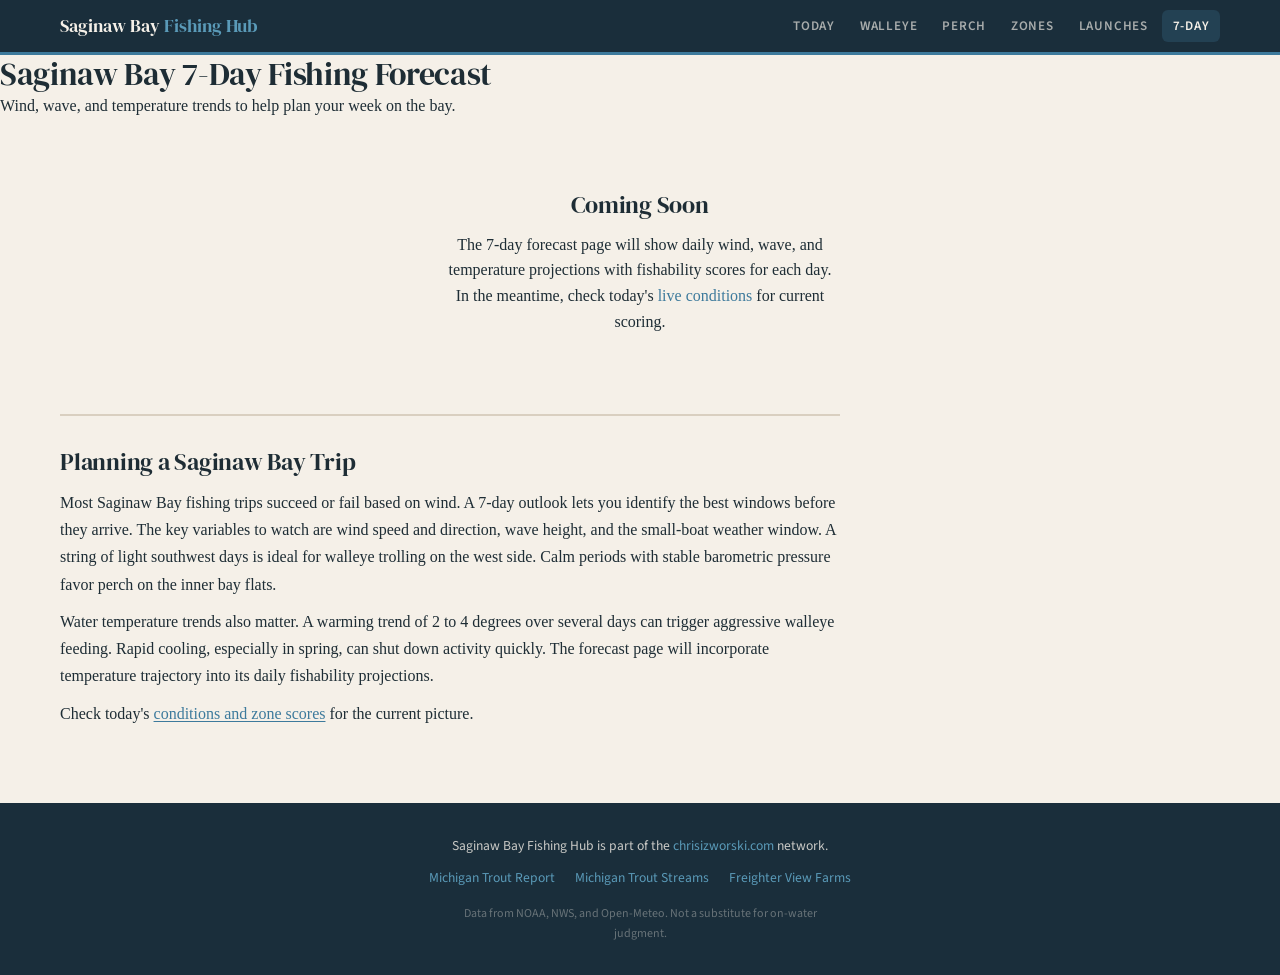
<file: forecast.html>
<!doctype html>
<html lang="en">
<head>
  <meta charset="UTF-8">
  <meta name="viewport" content="width=device-width, initial-scale=1">
  <title>Saginaw Bay 7-Day Fishing Forecast</title>
  <meta name="description" content="7-day fishing forecast for Saginaw Bay. Wind, wave, and temperature trends to plan your week on the water.">
  <link rel="canonical" href="https://saginawbay.chrisizworski.com/forecast">
  <meta name="author" content="Chris Izworski">
  <link rel="preconnect" href="https://fonts.googleapis.com">
  <link rel="preconnect" href="https://fonts.gstatic.com" crossorigin>
  <link href="https://fonts.googleapis.com/css2?family=DM+Serif+Display&family=Source+Sans+3:wght@400;500;600;700&display=swap" rel="stylesheet">
  <link rel="stylesheet" href="/styles.css">
</head>
<body>
  <nav class="site-nav">
    <div class="nav-inner">
      <a href="/" class="nav-brand">Saginaw Bay <span class="brand-accent">Fishing Hub</span></a>
      <div class="nav-links">
        <a href="/" class="nav-link">Today</a>
        <a href="/walleye" class="nav-link">Walleye</a>
        <a href="/perch" class="nav-link">Perch</a>
        <a href="/zones" class="nav-link">Zones</a>
        <a href="/launches" class="nav-link">Launches</a>
        <a href="/forecast" class="nav-link active">7-Day</a>
      </div>
    </div>
  </nav>

  <header class="page-header">
    <div class="header-inner">
      <div class="header-text">
        <h1>Saginaw Bay 7-Day Fishing Forecast</h1>
        <p class="header-sub">Wind, wave, and temperature trends to help plan your week on the bay.</p>
      </div>
    </div>
  </header>

  <main>
    <div class="content-wrap">
      <section class="section-block">
        <div class="summary-card" style="text-align:center;padding:3rem 1.5rem;">
          <h2>Coming Soon</h2>
          <p style="margin-top:0.75rem;max-width:50ch;margin-left:auto;margin-right:auto;">The 7-day forecast page will show daily wind, wave, and temperature projections with fishability scores for each day. In the meantime, check today's <a href="/">live conditions</a> for current scoring.</p>
        </div>
      </section>

      <section class="section-block seo-prose">
        <h2>Planning a Saginaw Bay Trip</h2>
        <p>Most Saginaw Bay fishing trips succeed or fail based on wind. A 7-day outlook lets you identify the best windows before they arrive. The key variables to watch are wind speed and direction, wave height, and the small-boat weather window. A string of light southwest days is ideal for walleye trolling on the west side. Calm periods with stable barometric pressure favor perch on the inner bay flats.</p>
        <p>Water temperature trends also matter. A warming trend of 2 to 4 degrees over several days can trigger aggressive walleye feeding. Rapid cooling, especially in spring, can shut down activity quickly. The forecast page will incorporate temperature trajectory into its daily fishability projections.</p>
        <p>Check today's <a href="/">conditions and zone scores</a> for the current picture.</p>
      </section>
    </div>
  </main>

  <footer class="site-footer">
    <div class="footer-inner">
      <p class="footer-brand">Saginaw Bay Fishing Hub is part of the <a href="https://chrisizworski.com">chrisizworski.com</a> network.</p>
      <div class="footer-links">
        <a href="https://trout.chrisizworski.com">Michigan Trout Report</a>
        <a href="https://chrisizworski.com/michigan-trout-streams/">Michigan Trout Streams</a>
        <a href="https://freighterviewfarms.com">Freighter View Farms</a>
      </div>
      <p class="footer-disclaimer">Data from NOAA, NWS, and Open-Meteo. Not a substitute for on-water judgment.</p>
    </div>
  </footer>
</body>
</html>
</file>
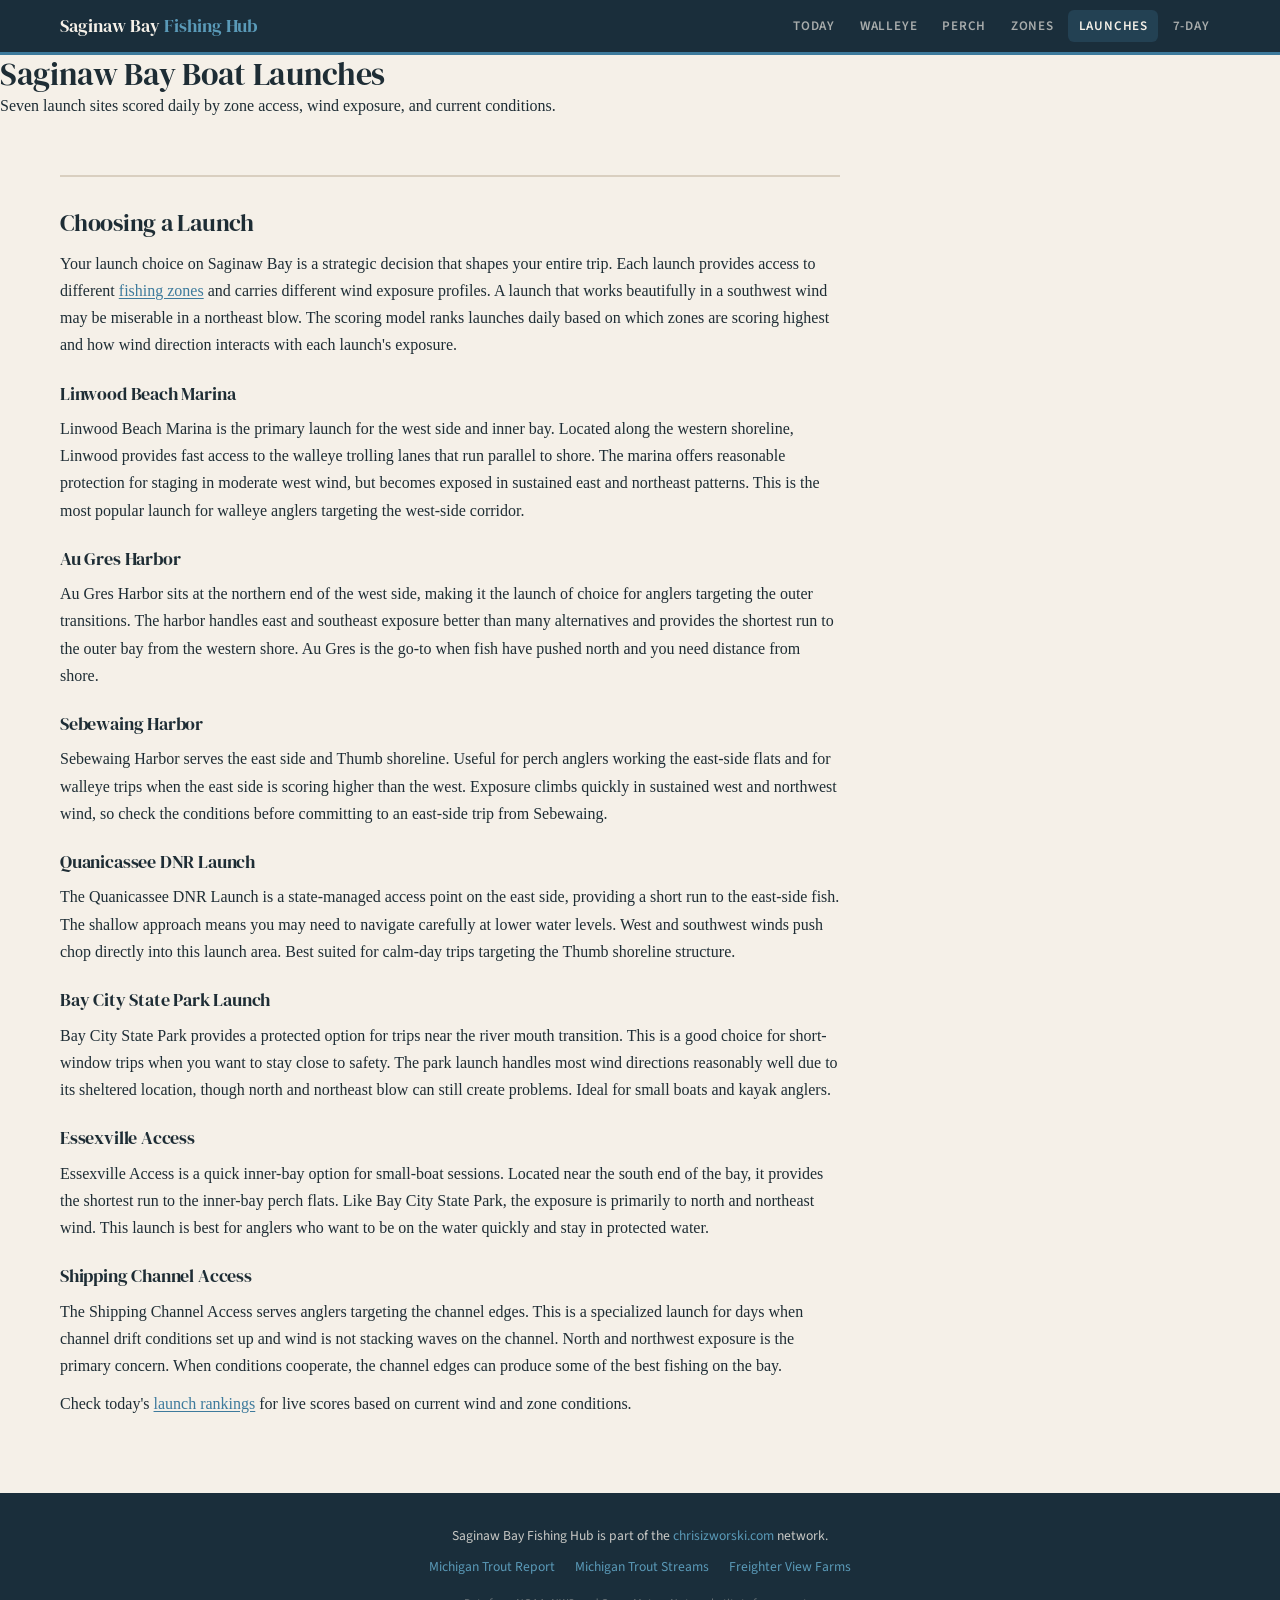
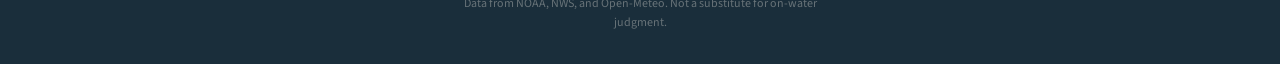
<file: launches.html>
<!doctype html>
<html lang="en">
<head>
  <meta charset="UTF-8">
  <meta name="viewport" content="width=device-width, initial-scale=1">
  <title>Saginaw Bay Boat Launches: Where to Put In Today</title>
  <meta name="description" content="Complete guide to Saginaw Bay boat launches. Linwood, Au Gres, Sebewaing, Quanicassee, Bay City State Park, and Essexville ranked by today's conditions.">
  <link rel="canonical" href="https://saginawbay.chrisizworski.com/launches">
  <meta name="author" content="Chris Izworski">
  <link rel="preconnect" href="https://fonts.googleapis.com">
  <link rel="preconnect" href="https://fonts.gstatic.com" crossorigin>
  <link href="https://fonts.googleapis.com/css2?family=DM+Serif+Display&family=Source+Sans+3:wght@400;500;600;700&display=swap" rel="stylesheet">
  <link rel="stylesheet" href="/styles.css">
</head>
<body>
  <nav class="site-nav">
    <div class="nav-inner">
      <a href="/" class="nav-brand">Saginaw Bay <span class="brand-accent">Fishing Hub</span></a>
      <div class="nav-links">
        <a href="/" class="nav-link">Today</a>
        <a href="/walleye" class="nav-link">Walleye</a>
        <a href="/perch" class="nav-link">Perch</a>
        <a href="/zones" class="nav-link">Zones</a>
        <a href="/launches" class="nav-link active">Launches</a>
        <a href="/forecast" class="nav-link">7-Day</a>
      </div>
    </div>
  </nav>

  <header class="page-header">
    <div class="header-inner">
      <div class="header-text">
        <h1>Saginaw Bay Boat Launches</h1>
        <p class="header-sub">Seven launch sites scored daily by zone access, wind exposure, and current conditions.</p>
      </div>
    </div>
  </header>

  <main>
    <div class="content-wrap">
      <section class="section-block seo-prose">
        <h2>Choosing a Launch</h2>
        <p>Your launch choice on Saginaw Bay is a strategic decision that shapes your entire trip. Each launch provides access to different <a href="/zones">fishing zones</a> and carries different wind exposure profiles. A launch that works beautifully in a southwest wind may be miserable in a northeast blow. The scoring model ranks launches daily based on which zones are scoring highest and how wind direction interacts with each launch's exposure.</p>

        <h3>Linwood Beach Marina</h3>
        <p>Linwood Beach Marina is the primary launch for the west side and inner bay. Located along the western shoreline, Linwood provides fast access to the walleye trolling lanes that run parallel to shore. The marina offers reasonable protection for staging in moderate west wind, but becomes exposed in sustained east and northeast patterns. This is the most popular launch for walleye anglers targeting the west-side corridor.</p>

        <h3>Au Gres Harbor</h3>
        <p>Au Gres Harbor sits at the northern end of the west side, making it the launch of choice for anglers targeting the outer transitions. The harbor handles east and southeast exposure better than many alternatives and provides the shortest run to the outer bay from the western shore. Au Gres is the go-to when fish have pushed north and you need distance from shore.</p>

        <h3>Sebewaing Harbor</h3>
        <p>Sebewaing Harbor serves the east side and Thumb shoreline. Useful for perch anglers working the east-side flats and for walleye trips when the east side is scoring higher than the west. Exposure climbs quickly in sustained west and northwest wind, so check the conditions before committing to an east-side trip from Sebewaing.</p>

        <h3>Quanicassee DNR Launch</h3>
        <p>The Quanicassee DNR Launch is a state-managed access point on the east side, providing a short run to the east-side fish. The shallow approach means you may need to navigate carefully at lower water levels. West and southwest winds push chop directly into this launch area. Best suited for calm-day trips targeting the Thumb shoreline structure.</p>

        <h3>Bay City State Park Launch</h3>
        <p>Bay City State Park provides a protected option for trips near the river mouth transition. This is a good choice for short-window trips when you want to stay close to safety. The park launch handles most wind directions reasonably well due to its sheltered location, though north and northeast blow can still create problems. Ideal for small boats and kayak anglers.</p>

        <h3>Essexville Access</h3>
        <p>Essexville Access is a quick inner-bay option for small-boat sessions. Located near the south end of the bay, it provides the shortest run to the inner-bay perch flats. Like Bay City State Park, the exposure is primarily to north and northeast wind. This launch is best for anglers who want to be on the water quickly and stay in protected water.</p>

        <h3>Shipping Channel Access</h3>
        <p>The Shipping Channel Access serves anglers targeting the channel edges. This is a specialized launch for days when channel drift conditions set up and wind is not stacking waves on the channel. North and northwest exposure is the primary concern. When conditions cooperate, the channel edges can produce some of the best fishing on the bay.</p>

        <p>Check today's <a href="/">launch rankings</a> for live scores based on current wind and zone conditions.</p>
      </section>
    </div>
  </main>

  <footer class="site-footer">
    <div class="footer-inner">
      <p class="footer-brand">Saginaw Bay Fishing Hub is part of the <a href="https://chrisizworski.com">chrisizworski.com</a> network.</p>
      <div class="footer-links">
        <a href="https://trout.chrisizworski.com">Michigan Trout Report</a>
        <a href="https://chrisizworski.com/michigan-trout-streams/">Michigan Trout Streams</a>
        <a href="https://freighterviewfarms.com">Freighter View Farms</a>
      </div>
      <p class="footer-disclaimer">Data from NOAA, NWS, and Open-Meteo. Not a substitute for on-water judgment.</p>
    </div>
  </footer>
</body>
</html>
</file>
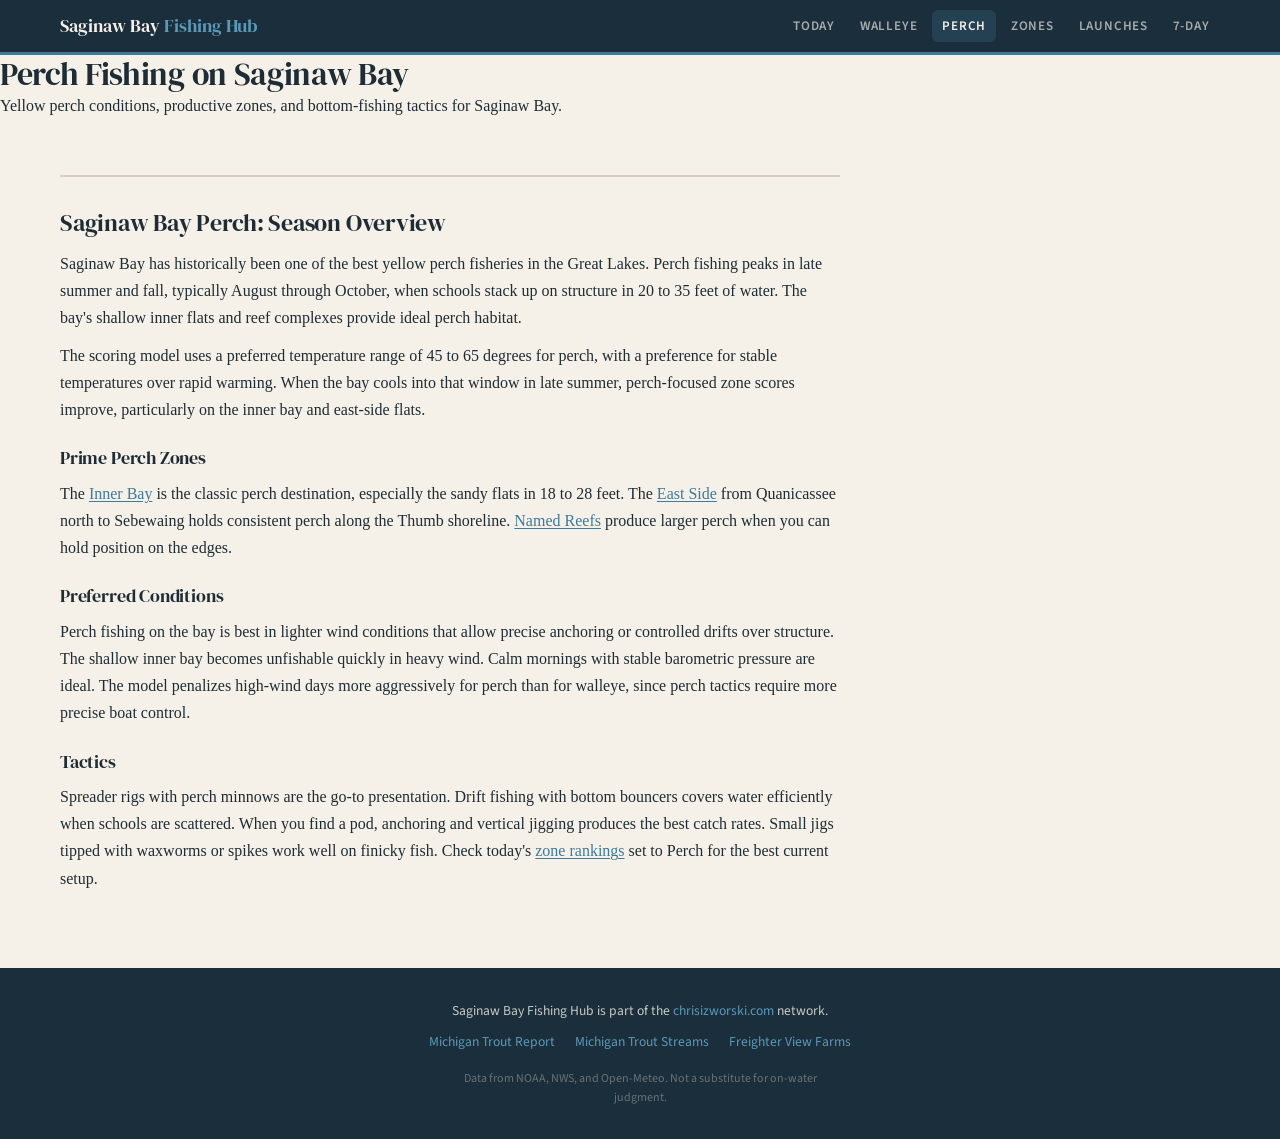
<file: perch.html>
<!doctype html>
<html lang="en">
<head>
  <meta charset="UTF-8">
  <meta name="viewport" content="width=device-width, initial-scale=1">
  <title>Perch Fishing on Saginaw Bay: Conditions, Zones &amp; Tactics</title>
  <meta name="description" content="Yellow perch fishing conditions on Saginaw Bay today. Zone scoring, water temperatures, and tactical guidance for Michigan perch anglers.">
  <link rel="canonical" href="https://saginawbay.chrisizworski.com/perch">
  <meta name="author" content="Chris Izworski">
  <link rel="preconnect" href="https://fonts.googleapis.com">
  <link rel="preconnect" href="https://fonts.gstatic.com" crossorigin>
  <link href="https://fonts.googleapis.com/css2?family=DM+Serif+Display&family=Source+Sans+3:wght@400;500;600;700&display=swap" rel="stylesheet">
  <link rel="stylesheet" href="/styles.css">
</head>
<body>
  <nav class="site-nav">
    <div class="nav-inner">
      <a href="/" class="nav-brand">Saginaw Bay <span class="brand-accent">Fishing Hub</span></a>
      <div class="nav-links">
        <a href="/" class="nav-link">Today</a>
        <a href="/walleye" class="nav-link">Walleye</a>
        <a href="/perch" class="nav-link active">Perch</a>
        <a href="/zones" class="nav-link">Zones</a>
        <a href="/launches" class="nav-link">Launches</a>
        <a href="/forecast" class="nav-link">7-Day</a>
      </div>
    </div>
  </nav>

  <header class="page-header">
    <div class="header-inner">
      <div class="header-text">
        <h1>Perch Fishing on Saginaw Bay</h1>
        <p class="header-sub">Yellow perch conditions, productive zones, and bottom-fishing tactics for Saginaw Bay.</p>
      </div>
    </div>
  </header>

  <main>
    <div class="content-wrap">
      <section class="section-block seo-prose">
        <h2>Saginaw Bay Perch: Season Overview</h2>
        <p>Saginaw Bay has historically been one of the best yellow perch fisheries in the Great Lakes. Perch fishing peaks in late summer and fall, typically August through October, when schools stack up on structure in 20 to 35 feet of water. The bay's shallow inner flats and reef complexes provide ideal perch habitat.</p>
        <p>The scoring model uses a preferred temperature range of 45 to 65 degrees for perch, with a preference for stable temperatures over rapid warming. When the bay cools into that window in late summer, perch-focused zone scores improve, particularly on the inner bay and east-side flats.</p>
        <h3>Prime Perch Zones</h3>
        <p>The <a href="/zones">Inner Bay</a> is the classic perch destination, especially the sandy flats in 18 to 28 feet. The <a href="/zones">East Side</a> from Quanicassee north to Sebewaing holds consistent perch along the Thumb shoreline. <a href="/zones">Named Reefs</a> produce larger perch when you can hold position on the edges.</p>
        <h3>Preferred Conditions</h3>
        <p>Perch fishing on the bay is best in lighter wind conditions that allow precise anchoring or controlled drifts over structure. The shallow inner bay becomes unfishable quickly in heavy wind. Calm mornings with stable barometric pressure are ideal. The model penalizes high-wind days more aggressively for perch than for walleye, since perch tactics require more precise boat control.</p>
        <h3>Tactics</h3>
        <p>Spreader rigs with perch minnows are the go-to presentation. Drift fishing with bottom bouncers covers water efficiently when schools are scattered. When you find a pod, anchoring and vertical jigging produces the best catch rates. Small jigs tipped with waxworms or spikes work well on finicky fish. Check today's <a href="/">zone rankings</a> set to Perch for the best current setup.</p>
      </section>
    </div>
  </main>

  <footer class="site-footer">
    <div class="footer-inner">
      <p class="footer-brand">Saginaw Bay Fishing Hub is part of the <a href="https://chrisizworski.com">chrisizworski.com</a> network.</p>
      <div class="footer-links">
        <a href="https://trout.chrisizworski.com">Michigan Trout Report</a>
        <a href="https://chrisizworski.com/michigan-trout-streams/">Michigan Trout Streams</a>
        <a href="https://freighterviewfarms.com">Freighter View Farms</a>
      </div>
      <p class="footer-disclaimer">Data from NOAA, NWS, and Open-Meteo. Not a substitute for on-water judgment.</p>
    </div>
  </footer>
</body>
</html>
</file>
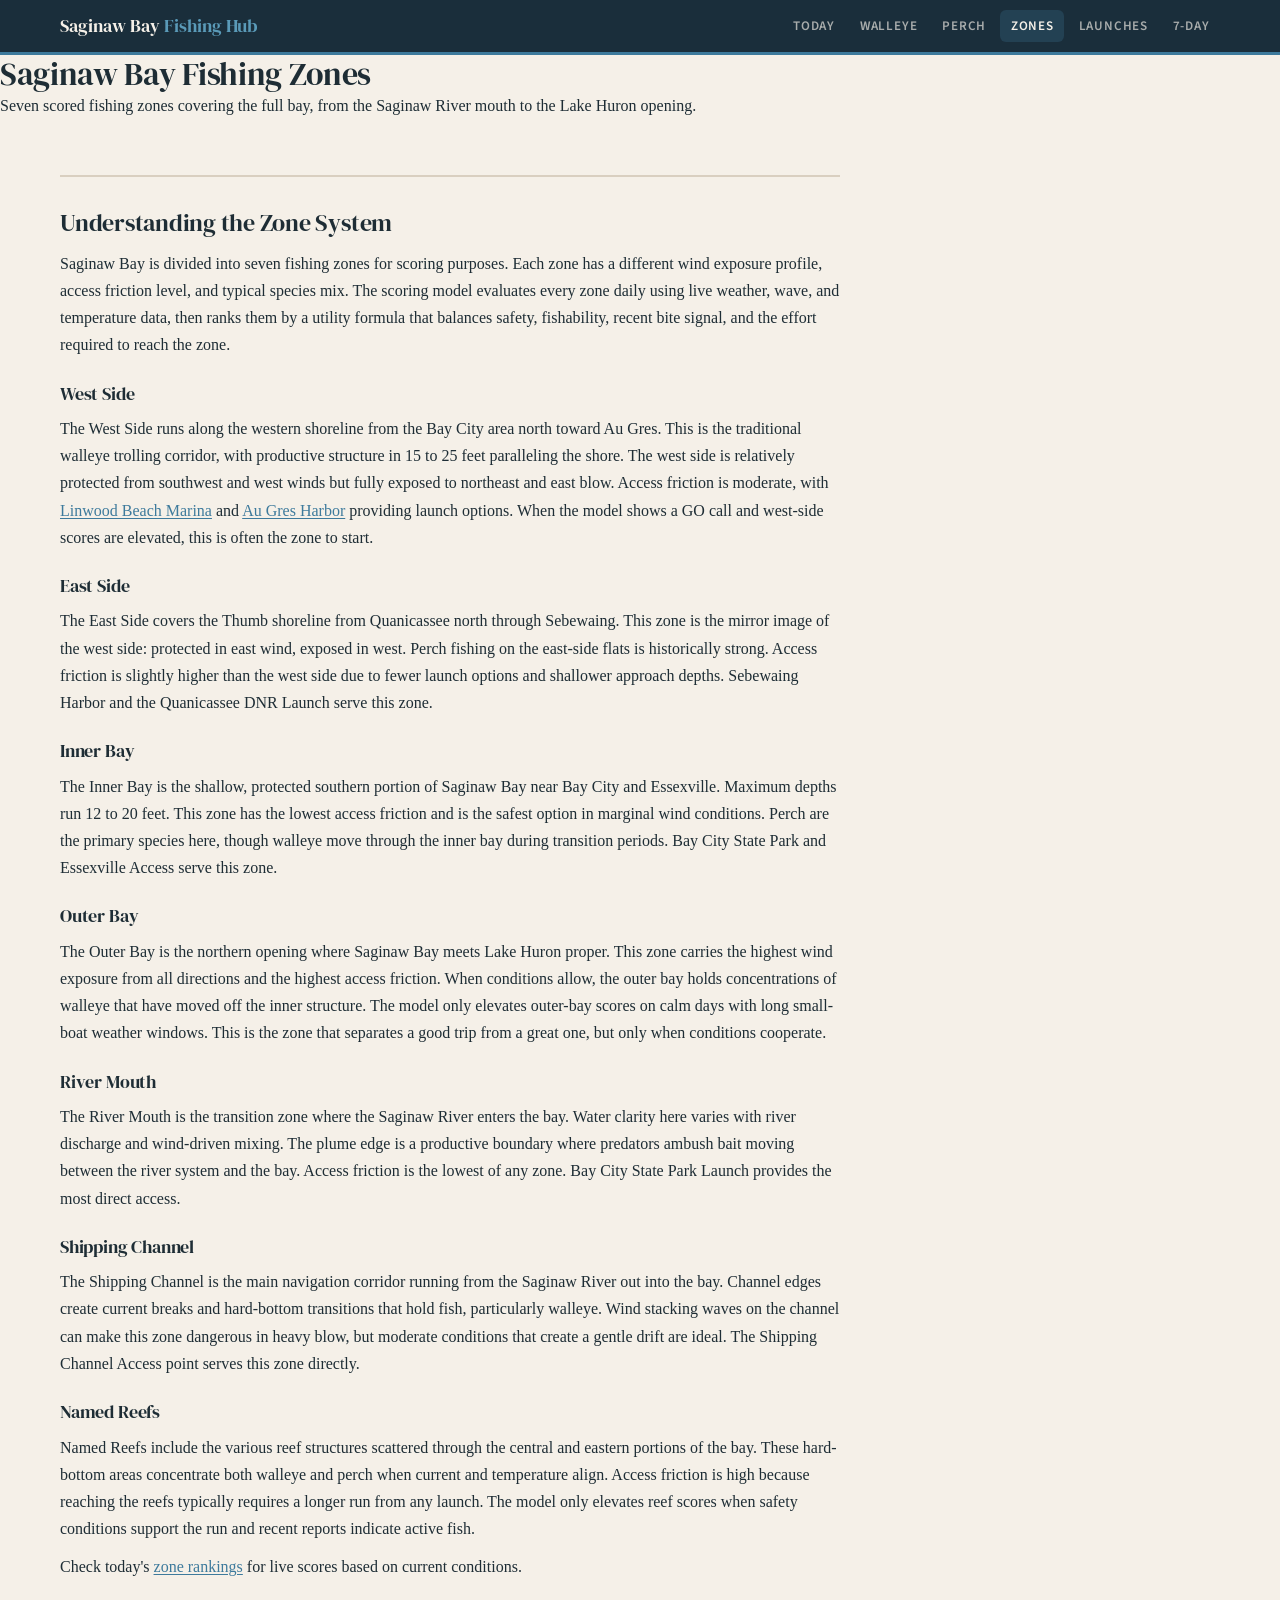
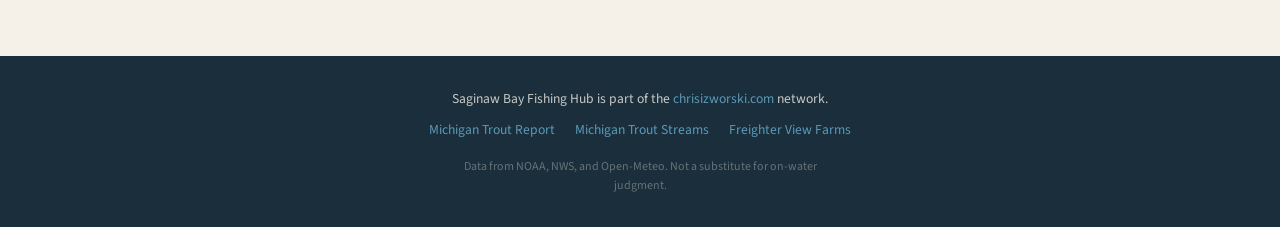
<file: zones.html>
<!doctype html>
<html lang="en">
<head>
  <meta charset="UTF-8">
  <meta name="viewport" content="width=device-width, initial-scale=1">
  <title>Saginaw Bay Fishing Zones: Where to Fish Today</title>
  <meta name="description" content="Complete guide to Saginaw Bay fishing zones. West Side, East Side, Inner Bay, Outer Bay, River Mouth, Shipping Channel, and Named Reefs explained.">
  <link rel="canonical" href="https://saginawbay.chrisizworski.com/zones">
  <meta name="author" content="Chris Izworski">
  <link rel="preconnect" href="https://fonts.googleapis.com">
  <link rel="preconnect" href="https://fonts.gstatic.com" crossorigin>
  <link href="https://fonts.googleapis.com/css2?family=DM+Serif+Display&family=Source+Sans+3:wght@400;500;600;700&display=swap" rel="stylesheet">
  <link rel="stylesheet" href="/styles.css">
</head>
<body>
  <nav class="site-nav">
    <div class="nav-inner">
      <a href="/" class="nav-brand">Saginaw Bay <span class="brand-accent">Fishing Hub</span></a>
      <div class="nav-links">
        <a href="/" class="nav-link">Today</a>
        <a href="/walleye" class="nav-link">Walleye</a>
        <a href="/perch" class="nav-link">Perch</a>
        <a href="/zones" class="nav-link active">Zones</a>
        <a href="/launches" class="nav-link">Launches</a>
        <a href="/forecast" class="nav-link">7-Day</a>
      </div>
    </div>
  </nav>

  <header class="page-header">
    <div class="header-inner">
      <div class="header-text">
        <h1>Saginaw Bay Fishing Zones</h1>
        <p class="header-sub">Seven scored fishing zones covering the full bay, from the Saginaw River mouth to the Lake Huron opening.</p>
      </div>
    </div>
  </header>

  <main>
    <div class="content-wrap">
      <section class="section-block seo-prose">
        <h2>Understanding the Zone System</h2>
        <p>Saginaw Bay is divided into seven fishing zones for scoring purposes. Each zone has a different wind exposure profile, access friction level, and typical species mix. The scoring model evaluates every zone daily using live weather, wave, and temperature data, then ranks them by a utility formula that balances safety, fishability, recent bite signal, and the effort required to reach the zone.</p>

        <h3>West Side</h3>
        <p>The West Side runs along the western shoreline from the Bay City area north toward Au Gres. This is the traditional walleye trolling corridor, with productive structure in 15 to 25 feet paralleling the shore. The west side is relatively protected from southwest and west winds but fully exposed to northeast and east blow. Access friction is moderate, with <a href="/launches">Linwood Beach Marina</a> and <a href="/launches">Au Gres Harbor</a> providing launch options. When the model shows a GO call and west-side scores are elevated, this is often the zone to start.</p>

        <h3>East Side</h3>
        <p>The East Side covers the Thumb shoreline from Quanicassee north through Sebewaing. This zone is the mirror image of the west side: protected in east wind, exposed in west. Perch fishing on the east-side flats is historically strong. Access friction is slightly higher than the west side due to fewer launch options and shallower approach depths. Sebewaing Harbor and the Quanicassee DNR Launch serve this zone.</p>

        <h3>Inner Bay</h3>
        <p>The Inner Bay is the shallow, protected southern portion of Saginaw Bay near Bay City and Essexville. Maximum depths run 12 to 20 feet. This zone has the lowest access friction and is the safest option in marginal wind conditions. Perch are the primary species here, though walleye move through the inner bay during transition periods. Bay City State Park and Essexville Access serve this zone.</p>

        <h3>Outer Bay</h3>
        <p>The Outer Bay is the northern opening where Saginaw Bay meets Lake Huron proper. This zone carries the highest wind exposure from all directions and the highest access friction. When conditions allow, the outer bay holds concentrations of walleye that have moved off the inner structure. The model only elevates outer-bay scores on calm days with long small-boat weather windows. This is the zone that separates a good trip from a great one, but only when conditions cooperate.</p>

        <h3>River Mouth</h3>
        <p>The River Mouth is the transition zone where the Saginaw River enters the bay. Water clarity here varies with river discharge and wind-driven mixing. The plume edge is a productive boundary where predators ambush bait moving between the river system and the bay. Access friction is the lowest of any zone. Bay City State Park Launch provides the most direct access.</p>

        <h3>Shipping Channel</h3>
        <p>The Shipping Channel is the main navigation corridor running from the Saginaw River out into the bay. Channel edges create current breaks and hard-bottom transitions that hold fish, particularly walleye. Wind stacking waves on the channel can make this zone dangerous in heavy blow, but moderate conditions that create a gentle drift are ideal. The Shipping Channel Access point serves this zone directly.</p>

        <h3>Named Reefs</h3>
        <p>Named Reefs include the various reef structures scattered through the central and eastern portions of the bay. These hard-bottom areas concentrate both walleye and perch when current and temperature align. Access friction is high because reaching the reefs typically requires a longer run from any launch. The model only elevates reef scores when safety conditions support the run and recent reports indicate active fish.</p>

        <p>Check today's <a href="/">zone rankings</a> for live scores based on current conditions.</p>
      </section>
    </div>
  </main>

  <footer class="site-footer">
    <div class="footer-inner">
      <p class="footer-brand">Saginaw Bay Fishing Hub is part of the <a href="https://chrisizworski.com">chrisizworski.com</a> network.</p>
      <div class="footer-links">
        <a href="https://trout.chrisizworski.com">Michigan Trout Report</a>
        <a href="https://chrisizworski.com/michigan-trout-streams/">Michigan Trout Streams</a>
        <a href="https://freighterviewfarms.com">Freighter View Farms</a>
      </div>
      <p class="footer-disclaimer">Data from NOAA, NWS, and Open-Meteo. Not a substitute for on-water judgment.</p>
    </div>
  </footer>
</body>
</html>
</file>
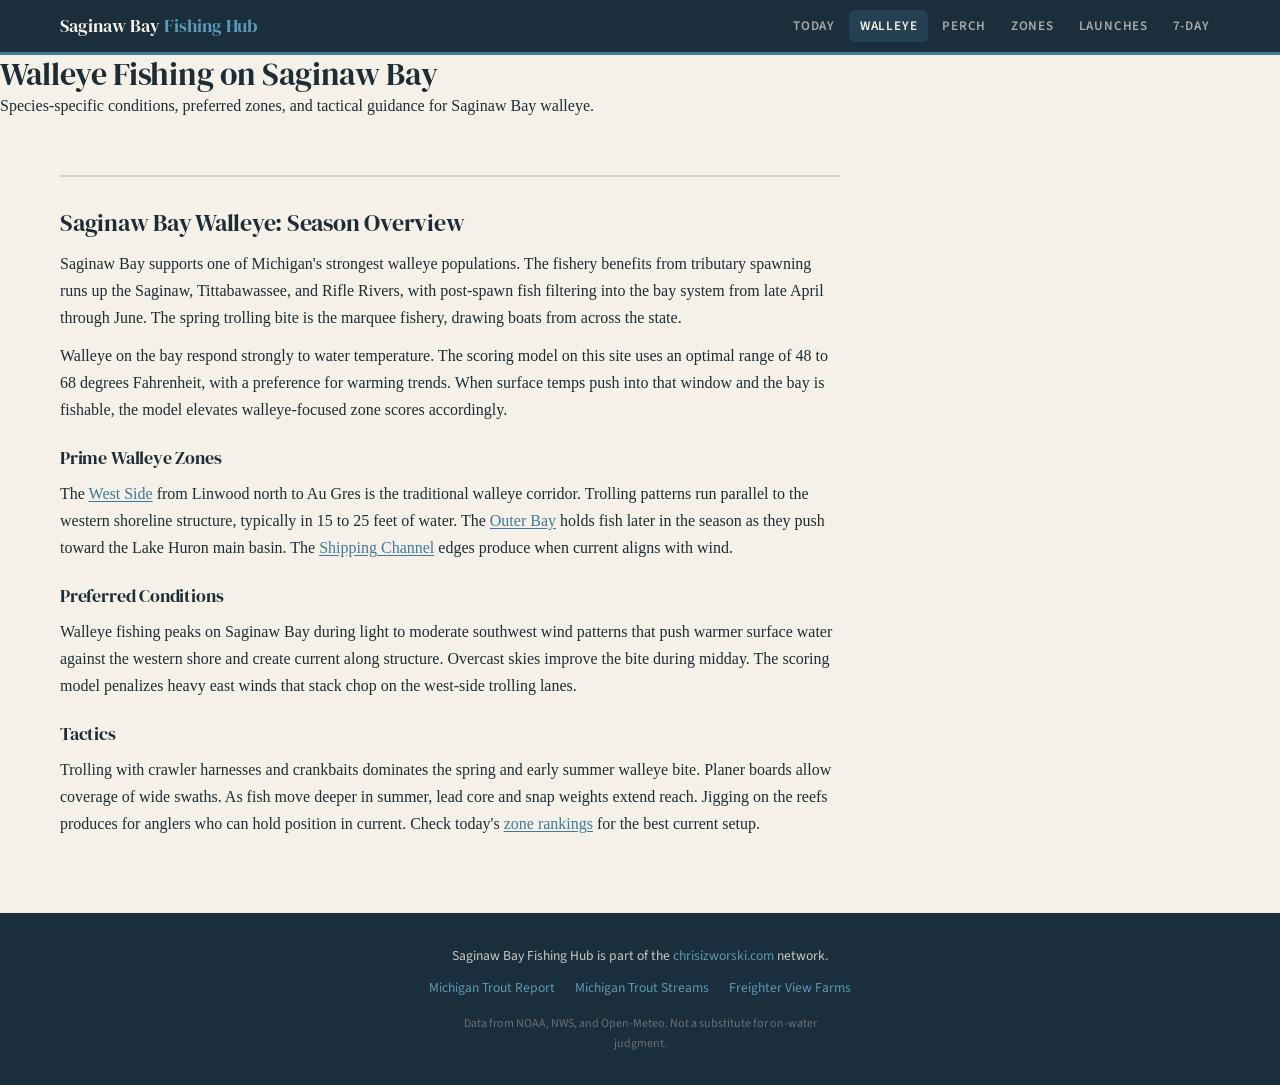
<file: pages/walleye.html>
<!doctype html>
<html lang="en">
<head>
  <meta charset="UTF-8">
  <meta name="viewport" content="width=device-width, initial-scale=1">
  <title>Walleye Fishing on Saginaw Bay: Conditions, Zones &amp; Tactics</title>
  <meta name="description" content="Walleye fishing conditions on Saginaw Bay today. Live zone scoring, water temperatures, and tactical recommendations for Michigan walleye anglers.">
  <link rel="canonical" href="https://saginawbay.chrisizworski.com/walleye">
  <meta property="og:title" content="Walleye Fishing on Saginaw Bay">
  <meta property="og:description" content="Live walleye conditions, zone scores, and tactical recommendations for Saginaw Bay.">
  <meta name="author" content="Chris Izworski">
  <link rel="preconnect" href="https://fonts.googleapis.com">
  <link rel="preconnect" href="https://fonts.gstatic.com" crossorigin>
  <link href="https://fonts.googleapis.com/css2?family=DM+Serif+Display&family=Source+Sans+3:wght@400;500;600;700&display=swap" rel="stylesheet">
  <link rel="stylesheet" href="/styles.css">
</head>
<body>
  <nav class="site-nav">
    <div class="nav-inner">
      <a href="/" class="nav-brand">Saginaw Bay <span class="brand-accent">Fishing Hub</span></a>
      <div class="nav-links">
        <a href="/" class="nav-link">Today</a>
        <a href="/walleye" class="nav-link active">Walleye</a>
        <a href="/perch" class="nav-link">Perch</a>
        <a href="/zones" class="nav-link">Zones</a>
        <a href="/launches" class="nav-link">Launches</a>
        <a href="/forecast" class="nav-link">7-Day</a>
      </div>
    </div>
  </nav>

  <header class="page-header">
    <div class="header-inner">
      <div class="header-text">
        <h1>Walleye Fishing on Saginaw Bay</h1>
        <p class="header-sub">Species-specific conditions, preferred zones, and tactical guidance for Saginaw Bay walleye.</p>
      </div>
    </div>
  </header>

  <main>
    <div class="content-wrap">
      <section class="section-block seo-prose">
        <h2>Saginaw Bay Walleye: Season Overview</h2>
        <p>Saginaw Bay supports one of Michigan's strongest walleye populations. The fishery benefits from tributary spawning runs up the Saginaw, Tittabawassee, and Rifle Rivers, with post-spawn fish filtering into the bay system from late April through June. The spring trolling bite is the marquee fishery, drawing boats from across the state.</p>
        <p>Walleye on the bay respond strongly to water temperature. The scoring model on this site uses an optimal range of 48 to 68 degrees Fahrenheit, with a preference for warming trends. When surface temps push into that window and the bay is fishable, the model elevates walleye-focused zone scores accordingly.</p>
        <h3>Prime Walleye Zones</h3>
        <p>The <a href="/zones">West Side</a> from Linwood north to Au Gres is the traditional walleye corridor. Trolling patterns run parallel to the western shoreline structure, typically in 15 to 25 feet of water. The <a href="/zones">Outer Bay</a> holds fish later in the season as they push toward the Lake Huron main basin. The <a href="/zones">Shipping Channel</a> edges produce when current aligns with wind.</p>
        <h3>Preferred Conditions</h3>
        <p>Walleye fishing peaks on Saginaw Bay during light to moderate southwest wind patterns that push warmer surface water against the western shore and create current along structure. Overcast skies improve the bite during midday. The scoring model penalizes heavy east winds that stack chop on the west-side trolling lanes.</p>
        <h3>Tactics</h3>
        <p>Trolling with crawler harnesses and crankbaits dominates the spring and early summer walleye bite. Planer boards allow coverage of wide swaths. As fish move deeper in summer, lead core and snap weights extend reach. Jigging on the reefs produces for anglers who can hold position in current. Check today's <a href="/">zone rankings</a> for the best current setup.</p>
      </section>
    </div>
  </main>

  <footer class="site-footer">
    <div class="footer-inner">
      <p class="footer-brand">Saginaw Bay Fishing Hub is part of the <a href="https://chrisizworski.com">chrisizworski.com</a> network.</p>
      <div class="footer-links">
        <a href="https://trout.chrisizworski.com">Michigan Trout Report</a>
        <a href="https://chrisizworski.com/michigan-trout-streams/">Michigan Trout Streams</a>
        <a href="https://freighterviewfarms.com">Freighter View Farms</a>
      </div>
      <p class="footer-disclaimer">Data from NOAA, NWS, and Open-Meteo. Not a substitute for on-water judgment.</p>
    </div>
  </footer>
</body>
</html>
</file>
<file: styles.css>
/* ============================================
   Saginaw Bay Fishing Hub
   Design: Nautical utility, editorial fishing
   Network: chrisizworski.com
   ============================================ */

:root {
  --navy:       #1a2e3b;
  --navy-mid:   #243d4d;
  --navy-light: #2f5060;
  --cream:      #f5f0e8;
  --cream-warm: #ece5d8;
  --sand:       #d9cfc0;
  --water:      #3d7a9c;
  --water-light:#5a9ab8;
  --go:         #2d8659;
  --go-bg:      rgba(45, 134, 89, 0.12);
  --caution:    #c68b2c;
  --caution-bg: rgba(198, 139, 44, 0.12);
  --nogo:       #b84040;
  --nogo-bg:    rgba(184, 64, 64, 0.1);
  --ink:        #1e2d35;
  --ink-soft:   #5a6b78;
  --ink-muted:  #8a97a2;
  --card-bg:    #ffffff;
  --card-border:rgba(30, 45, 53, 0.1);
  --shadow-sm:  0 1px 3px rgba(26, 46, 59, 0.08);
  --shadow-md:  0 4px 16px rgba(26, 46, 59, 0.1);
  --shadow-lg:  0 8px 32px rgba(26, 46, 59, 0.12);
  --radius:     10px;
  --radius-sm:  6px;
  --ff-display: 'DM Serif Display', Georgia, 'Times New Roman', serif;
  --ff-body:    Georgia, 'Times New Roman', serif;
  --ff-ui:      'Source Sans 3', 'Segoe UI', system-ui, sans-serif;
}

*, *::before, *::after { box-sizing: border-box; }

body {
  margin: 0;
  font-family: var(--ff-body);
  color: var(--ink);
  background: var(--cream);
  line-height: 1.6;
  -webkit-font-smoothing: antialiased;
}

a { color: var(--water); text-decoration: none; }
a:hover { text-decoration: underline; }

h1, h2, h3 {
  font-family: var(--ff-display);
  font-weight: 400;
  line-height: 1.2;
  margin: 0;
  letter-spacing: -0.01em;
}

p { margin: 0; }

.muted { color: var(--ink-soft); font-size: 0.9rem; }

/* ---- NAV ---- */
.site-nav {
  background: var(--navy);
  border-bottom: 3px solid var(--water);
  position: sticky;
  top: 0;
  z-index: 1000;
}

.nav-inner {
  max-width: 1200px;
  margin: 0 auto;
  padding: 0 1.25rem;
  display: flex;
  align-items: center;
  justify-content: space-between;
  height: 52px;
}

.nav-brand {
  font-family: var(--ff-display);
  font-size: 1.15rem;
  color: var(--cream);
  text-decoration: none;
}
.brand-accent { color: var(--water-light); }

.nav-links {
  display: flex;
  gap: 0.25rem;
}

.nav-link {
  font-family: var(--ff-ui);
  font-size: 0.82rem;
  font-weight: 600;
  color: rgba(245, 240, 232, 0.65);
  text-decoration: none;
  padding: 0.35rem 0.65rem;
  border-radius: var(--radius-sm);
  transition: color 0.15s, background 0.15s;
  text-transform: uppercase;
  letter-spacing: 0.06em;
}
.nav-link:hover { color: var(--cream); background: rgba(255,255,255,0.08); text-decoration: none; }
.nav-link.active { color: var(--cream); background: rgba(61, 122, 156, 0.25); }

/* ---- BRIEFING ---- */
.briefing {
  background: var(--navy);
  color: #fff;
  padding: 10px 1.25rem;
  font-family: var(--ff-ui);
}

.br-top {
  display: flex;
  align-items: center;
  justify-content: space-between;
  gap: 8px;
  margin-bottom: 8px;
}

.br-call {
  font-size: 0.9rem;
  font-weight: 800;
  text-transform: uppercase;
  letter-spacing: 0.04em;
  padding: 5px 14px;
  border-radius: 6px;
  flex-shrink: 0;
}
.br-call.loading { background: rgba(255,255,255,0.12); }
.br-go { background: var(--go); }
.br-caut { background: var(--caution); }
.br-nogo { background: var(--nogo); }

.br-species { display: flex; gap: 3px; }
.sp-btn {
  font-family: var(--ff-ui); font-size: 0.68rem; font-weight: 600;
  padding: 4px 10px; border: 1px solid rgba(255,255,255,0.2);
  border-radius: 999px; background: transparent; color: rgba(255,255,255,0.5);
  cursor: pointer; transition: all 0.15s;
}
.sp-btn:hover { border-color: rgba(255,255,255,0.4); color: rgba(255,255,255,0.8); }
.sp-btn.active { background: rgba(255,255,255,0.15); color: #fff; border-color: rgba(255,255,255,0.4); }

.br-body { font-size: 0.82rem; line-height: 1.5; }
.br-loading { color: rgba(255,255,255,0.4); }

.br-alert {
  background: rgba(248,113,113,0.15);
  color: #f87171;
  font-weight: 700;
  font-size: 0.72rem;
  padding: 4px 8px;
  border-radius: 4px;
  margin-bottom: 6px;
  line-height: 1.3;
}

.br-why {
  color: rgba(245,240,232,0.85);
  font-size: 0.82rem;
  margin-bottom: 8px;
}
.br-why strong { color: #fff; }

.br-grid {
  display: grid;
  grid-template-columns: repeat(4, 1fr);
  gap: 2px 6px;
  margin-bottom: 8px;
}
.br-c { display: flex; flex-direction: column; }
.br-ck { font-size: 0.55rem; color: rgba(245,240,232,0.4); font-weight: 500; text-transform: uppercase; letter-spacing: 0.06em; }
.br-cv { font-size: 0.72rem; color: rgba(245,240,232,0.95); font-weight: 700; }

.br-bite {
  font-size: 0.76rem;
  color: rgba(245,240,232,0.75);
  margin-bottom: 6px;
  line-height: 1.4;
}
.br-bite strong { color: #fff; }

.br-fc {
  font-size: 0.68rem;
  color: rgba(245,240,232,0.5);
  margin-bottom: 4px;
  line-height: 1.3;
}
.br-fc strong { color: rgba(245,240,232,0.7); }

.br-sst {
  font-size: 0.62rem;
  color: #5ac8fa;
  text-decoration: none;
}
.br-sst:hover { text-decoration: underline; }

@media (max-width: 640px) {
  .br-grid { grid-template-columns: repeat(2, 1fr); gap: 4px 8px; }
  .br-top { flex-wrap: wrap; }
}

/* ---- MAP ---- */
.map-section {
  position: relative;
  border-bottom: 1px solid var(--sand);
}

.bay-map {
  width: 100%;
  height: 520px;
  background: var(--navy);
}

.map-legend {
  position: absolute;
  bottom: 12px;
  right: 12px;
  background: rgba(255,255,255,0.92);
  backdrop-filter: blur(6px);
  padding: 0.4rem 0.75rem;
  border-radius: var(--radius-sm);
  display: flex;
  gap: 0.85rem;
  font-family: var(--ff-ui);
  font-size: 0.75rem;
  font-weight: 600;
  color: var(--ink);
  z-index: 800;
  box-shadow: var(--shadow-sm);
}

.legend-item { display: flex; align-items: center; gap: 0.3rem; }
.legend-dot {
  width: 10px; height: 10px;
  border-radius: 50%;
  display: inline-block;
}
.legend-dot.go      { background: var(--go); }
.legend-dot.caution { background: var(--caution); }
.legend-dot.nogo    { background: var(--nogo); }
.legend-marker { color: var(--navy); font-size: 0.9rem; }

/* ---- CONTENT WRAP ---- */
.content-wrap {
  max-width: 1200px;
  margin: 0 auto;
  padding: 1.5rem 1.25rem 3rem;
}

/* ---- SENSOR WIND ARROWS ---- */
.mk-wx {
  display: flex; align-items: center; gap: 2px;
  background: rgba(26,46,59,0.85); backdrop-filter: blur(3px);
  border-radius: 6px; padding: 2px 6px;
  box-shadow: 0 2px 6px rgba(0,0,0,0.2);
  font-family: var(--ff-ui);
}
.wx-arrow {
  font-size: 1.1rem; font-weight: 900; line-height: 1;
  transition: transform 0.3s;
}
.wx-data { display: flex; flex-direction: column; gap: 0; }
.wx-spd { font-size: 0.85rem; font-weight: 800; line-height: 1; }
.wx-unit { font-size: 0.5rem; color: rgba(245,240,232,0.5); font-weight: 600; }
.wx-wt { font-size: 0.62rem; color: #5ac8fa; font-weight: 700; }
.wx-at { font-size: 0.62rem; color: rgba(245,240,232,0.6); font-weight: 600; }

.mk-wl {
  background: rgba(90,107,120,0.85); border-radius: 6px;
  padding: 2px 6px; font-family: var(--ff-ui);
  box-shadow: 0 2px 6px rgba(0,0,0,0.2);
  display: flex; align-items: center; gap: 3px;
}
.wl-v { font-size: 0.72rem; font-weight: 700; color: #fff; }
.wl-t { font-size: 0.85rem; color: rgba(245,240,232,0.7); }

/* ---- SECTION BLOCKS ---- */
.section-block {
  margin-bottom: 1.75rem;
}

.section-block > h2 {
  font-size: 1.35rem;
  margin-bottom: 0.3rem;
}

.section-sub {
  color: var(--ink-soft);
  font-size: 0.9rem;
  margin-bottom: 1rem;
}

/* ---- CONDITIONS GRID ---- */
.conditions-grid {
  display: grid;
  grid-template-columns: repeat(auto-fill, minmax(165px, 1fr));
  gap: 0.6rem;
}

.cond-box {
  background: var(--card-bg);
  border: 1px solid var(--card-border);
  border-radius: var(--radius-sm);
  padding: 0.6rem 0.75rem;
  box-shadow: var(--shadow-sm);
}

.cond-box .cond-label {
  font-family: var(--ff-ui);
  font-size: 0.68rem;
  font-weight: 700;
  text-transform: uppercase;
  letter-spacing: 0.06em;
  color: var(--ink-muted);
}

.cond-box .cond-value {
  font-family: var(--ff-display);
  font-size: 1.15rem;
  margin-top: 0.15rem;
  color: var(--ink);
}

/* ---- ZONES GRID ---- */
.zones-grid {
  display: grid;
  grid-template-columns: repeat(auto-fill, minmax(320px, 1fr));
  gap: 0.85rem;
}

.zone-card {
  background: var(--card-bg);
  border: 1px solid var(--card-border);
  border-radius: var(--radius);
  padding: 1rem;
  box-shadow: var(--shadow-sm);
  display: grid;
  gap: 0.6rem;
}

.zone-head {
  display: flex;
  align-items: flex-start;
  justify-content: space-between;
  gap: 0.5rem;
}

.zone-head h3 { font-size: 1.1rem; }

.zone-rec {
  font-family: var(--ff-ui);
  font-size: 0.78rem;
  color: var(--ink-soft);
}

.score-badge {
  font-family: var(--ff-ui);
  font-weight: 700;
  font-size: 0.82rem;
  padding: 0.2rem 0.6rem;
  border-radius: 999px;
  flex-shrink: 0;
}
.score-badge.strong  { background: var(--go-bg); color: var(--go); }
.score-badge.moderate { background: var(--caution-bg); color: var(--caution); }
.score-badge.weak    { background: var(--nogo-bg); color: var(--nogo); }

.zone-stats {
  display: grid;
  grid-template-columns: repeat(4, 1fr);
  gap: 0.4rem;
}

.zone-stat {
  background: var(--cream);
  border-radius: var(--radius-sm);
  padding: 0.4rem 0.5rem;
  text-align: center;
}

.zone-stat .stat-label {
  font-family: var(--ff-ui);
  font-size: 0.62rem;
  font-weight: 700;
  text-transform: uppercase;
  letter-spacing: 0.06em;
  color: var(--ink-muted);
}

.zone-stat .stat-val {
  font-family: var(--ff-ui);
  font-weight: 700;
  font-size: 0.95rem;
  color: var(--ink);
}

.zone-action {
  background: var(--cream);
  border-radius: var(--radius-sm);
  padding: 0.65rem;
  font-size: 0.85rem;
  color: var(--ink-soft);
  line-height: 1.5;
}

.zone-action strong { color: var(--ink); font-weight: 600; }
.zone-action p + p { margin-top: 0.3rem; }

/* (favorites removed) */

/* ---- LAUNCHES & REPORTS (TWO COL) ---- */
.two-col {
  display: grid;
  grid-template-columns: 1fr 1fr;
  gap: 1.5rem;
}

.two-col h2 {
  font-size: 1.2rem;
  margin-bottom: 0.75rem;
}

.card-stack { display: grid; gap: 0.6rem; }

.launch-card, .report-card {
  background: var(--card-bg);
  border: 1px solid var(--card-border);
  border-radius: var(--radius-sm);
  padding: 0.75rem;
  box-shadow: var(--shadow-sm);
}

.launch-head, .report-head {
  display: flex;
  align-items: flex-start;
  justify-content: space-between;
  gap: 0.5rem;
  margin-bottom: 0.35rem;
}

.launch-head h3, .report-head h3 {
  font-size: 0.95rem;
}

.launch-meta, .report-meta {
  font-family: var(--ff-ui);
  font-size: 0.78rem;
  color: var(--ink-soft);
}

.launch-notes, .report-summary {
  font-size: 0.88rem;
  margin-top: 0.3rem;
  color: var(--ink-soft);
}

/* ---- SEO PROSE ---- */
.seo-prose {
  max-width: 780px;
  margin-top: 2rem;
  padding-top: 2rem;
  border-top: 2px solid var(--sand);
}

.seo-prose h2 { font-size: 1.5rem; margin-bottom: 0.75rem; }
.seo-prose h3 { font-size: 1.15rem; margin-top: 1.5rem; margin-bottom: 0.5rem; }
.seo-prose p { margin-top: 0.65rem; color: var(--ink); line-height: 1.7; }
.seo-prose p:first-of-type { margin-top: 0; }
.seo-prose a { text-decoration: underline; text-underline-offset: 2px; }

/* ---- FOOTER ---- */
.site-footer {
  background: var(--navy);
  color: rgba(245, 240, 232, 0.6);
  padding: 2rem 1.25rem;
  font-family: var(--ff-ui);
  font-size: 0.85rem;
}

.footer-inner {
  max-width: 1200px;
  margin: 0 auto;
  text-align: center;
}

.footer-brand { color: rgba(245, 240, 232, 0.8); margin-bottom: 0.6rem; }
.footer-brand a { color: var(--water-light); }

.footer-links {
  display: flex;
  justify-content: center;
  gap: 1.25rem;
  flex-wrap: wrap;
  margin-bottom: 1rem;
}
.footer-links a {
  color: var(--water-light);
  text-decoration: none;
}
.footer-links a:hover { text-decoration: underline; }

.footer-disclaimer {
  font-size: 0.75rem;
  color: rgba(245, 240, 232, 0.35);
  max-width: 60ch;
  margin: 0 auto;
}

/* ---- LOADING SHIMMER ---- */
@keyframes shimmer {
  0% { opacity: 0.5; }
  50% { opacity: 1; }
  100% { opacity: 0.5; }
}
.loading .call-label { animation: shimmer 1.5s infinite; }

/* ---- RESPONSIVE ---- */
@media (max-width: 960px) {
  .two-col { grid-template-columns: 1fr; }
}

@media (max-width: 640px) {
  .nav-links { gap: 0; overflow-x: auto; }
  .nav-link { padding: 0.35rem 0.45rem; font-size: 0.72rem; }
  .bay-map { height: 380px; }
  .conditions-grid { grid-template-columns: repeat(2, 1fr); }
  .zones-grid { grid-template-columns: 1fr; }
  .zone-stats { grid-template-columns: repeat(2, 1fr); }
  .content-wrap { padding: 1rem 0.75rem 2rem; }
}

/* ---- MAP MARKERS v5: trip planner ---- */
.mk { background:transparent !important; border:none !important; }

/* Structure spots (zoom 11+, subtle) */
.mk-spot { display:flex; align-items:center; gap:3px; white-space:nowrap; font-family:var(--ff-ui); }
.mk-spot .mk-dot { width:7px; height:7px; border-radius:50%; background:var(--c); opacity:0.7; flex-shrink:0; }
.mk-spot .mk-label { font-size:0.58rem; font-weight:600; color:var(--c); opacity:0.85; }

/* Launches (primary, colored by score) */
.mk-launch { display:flex; align-items:center; gap:3px; white-space:nowrap; font-family:var(--ff-ui); transition:all 0.3s; }
.mk-launch .mk-anchor { font-size:0.9rem; }
.mk-launch .mk-lname {
  font-size:0.68rem; font-weight:700; color:var(--navy);
  background:rgba(255,255,255,0.92); padding:2px 6px; border-radius:4px;
  box-shadow:0 1px 4px rgba(0,0,0,0.12); border-left:3px solid var(--ink-muted);
}
.mk-go .mk-lname { border-left-color:var(--go); color:var(--go); background:rgba(45,134,89,0.08); }
.mk-caut .mk-lname { border-left-color:var(--caution); color:#7a5a10; background:rgba(198,139,44,0.08); }
.mk-nogo .mk-lname { border-left-color:var(--nogo); color:var(--nogo); background:rgba(184,64,64,0.06); }

/* Sensor data cards */
.mk-sensor {
  background:rgba(26,46,59,0.88); backdrop-filter:blur(4px);
  border-radius:6px; padding:3px 7px; box-shadow:0 2px 8px rgba(0,0,0,0.2);
  font-family:var(--ff-ui); white-space:nowrap; display:flex; flex-direction:column; gap:0px;
}
.sd-name { font-size:0.52rem; font-weight:600; color:rgba(245,240,232,0.5); text-transform:uppercase; letter-spacing:0.06em; }
.sd-wind { font-size:0.82rem; font-weight:800; }
.sd-val { font-size:0.62rem; font-weight:600; color:rgba(245,240,232,0.7); }

/* Report hotspots */
.mk-rpt { display:flex; align-items:center; gap:3px; background:rgba(255,255,255,0.9); border:2px solid var(--c);
  border-radius:16px; padding:1px 7px 1px 3px; box-shadow:0 1px 4px rgba(0,0,0,0.1); font-family:var(--ff-ui); }
.mk-rc { font-weight:800; font-size:0.72rem; color:#fff; background:var(--c); border-radius:50%;
  width:16px; height:16px; display:flex; align-items:center; justify-content:center; }
.mk-rl { font-weight:700; font-size:0.6rem; color:var(--c); text-transform:uppercase; }

/* (trip plan replaced by briefing section) */
.tp-call { font-size:0.88rem; font-weight:800; text-transform:uppercase; letter-spacing:0.04em;
  padding:4px 10px; border-radius:5px; text-align:center; margin-bottom:6px; }
.tp-go { background:var(--go); }
.tp-caut { background:var(--caution); }
.tp-nogo { background:var(--nogo); }
.tp-alert { font-size:0.62rem; font-weight:700; color:#f87171; margin-bottom:5px; line-height:1.3; }
.tp-grid { display:grid; grid-template-columns:1fr 1fr; gap:2px 8px; margin-bottom:6px; }
.tp-stat { display:flex; justify-content:space-between; gap:4px; }
.tp-k { font-size:0.6rem; color:rgba(245,240,232,0.5); font-weight:500; }
.tp-v { font-size:0.65rem; color:rgba(245,240,232,0.95); font-weight:700; text-align:right; }
.tp-rec { font-size:0.72rem; font-weight:600; color:rgba(245,240,232,0.9); margin:2px 0; }
.tp-rec strong { color:#fff; }
.tp-tactic { font-size:0.65rem; color:rgba(245,240,232,0.6); font-style:italic; margin-top:3px; line-height:1.4; }
.tp-link { font-size:0.6rem; color:#5ac8fa; text-decoration:none; display:block; margin-top:5px; }
.tp-link:hover { text-decoration:underline; }

/* Map controls */
.map-controls { position:absolute; top:10px; right:10px; z-index:800; }
.map-btn { font-family:var(--ff-ui); font-size:0.65rem; font-weight:700;
  padding:5px 10px; border-radius:4px; border:none;
  background:rgba(255,255,255,0.88); color:var(--ink); cursor:pointer;
  box-shadow:0 1px 4px rgba(0,0,0,0.12); transition:all 0.15s; }
.map-btn:hover { background:#fff; }
.map-btn.active { background:var(--water); color:#fff; }

/* Popups */
.pop { font-family:var(--ff-ui); font-size:0.82rem; line-height:1.5; color:var(--ink); }
.pop h4 { font-family:var(--ff-display); font-size:1rem; margin:0 0 4px; }
.pop p { margin:3px 0; font-size:0.8rem; }
.pop-depth { font-weight:700; color:var(--water); }
.pop-notes { font-size:0.75rem; color:var(--ink-soft); font-style:italic; }
.pop-t { border-collapse:collapse; margin:4px 0; width:100%; }
.pop-t td { padding:1px 6px 1px 0; font-size:0.78rem; }
.pop-t td:first-child { color:var(--ink-soft); font-weight:500; white-space:nowrap; }
.pop-t td:last-child { font-weight:600; }
.pop-score { font-weight:800; padding:3px 8px; border-radius:4px; margin:4px 0; font-size:0.8rem; }
.pop-go { background:var(--go-bg); color:var(--go); }
.pop-caut { background:var(--caution-bg); color:var(--caution); }
.pop-nogo { background:var(--nogo-bg); color:var(--nogo); }
.pop-rpt { border-top:1px solid var(--card-border); padding-top:4px; margin-top:4px; }
.pop-rpt p { font-size:0.74rem; }
.leaflet-popup-content-wrapper { border-radius:8px !important; box-shadow:0 4px 16px rgba(0,0,0,0.15) !important; }

/* Spring field desk: measured river context, not a fish-run announcement. */
.spring-run{background:#fffdf8;border-radius:16px;padding:clamp(20px,4vw,36px);box-shadow:0 5px 24px rgba(26,46,59,.08);margin-bottom:24px}
.spring-run-top{display:flex;gap:20px;align-items:start;justify-content:space-between;flex-wrap:wrap}
.spring-eyebrow{font:700 .76rem var(--ff-ui);letter-spacing:.13em;color:#466876;margin-bottom:10px}
.spring-run h2{font-size:clamp(1.6rem,3.8vw,2.5rem);margin-bottom:12px}
.spring-intro{max-width:70ch;color:var(--ink-soft)}
.spring-refresh{background:var(--navy);color:white;border:0;border-radius:8px;padding:11px 16px;cursor:pointer;font:700 .9rem var(--ff-ui)}
.spring-refresh:disabled{opacity:.6;cursor:wait}
.spring-refresh:focus-visible,.spring-source:focus-visible{outline:3px solid var(--water);outline-offset:3px}
.spring-status{font:600 1.12rem var(--ff-ui);margin:24px 0 16px;color:var(--navy)}
.spring-station-grid{display:grid;grid-template-columns:repeat(auto-fit,minmax(min(100%,255px),1fr));gap:18px}
.spring-station{border-top:4px solid var(--water);border-radius:8px;background:#f5f4ef;padding:20px}
.spring-station h3{font-size:1.24rem;margin-bottom:12px}
.spring-metric{font:700 clamp(1.5rem,3vw,2rem) var(--ff-ui);color:var(--navy)}
.spring-note,.spring-reading{font:400 .93rem/1.6 var(--ff-ui);color:var(--ink-soft)}
.spring-reading{margin:4px 0}
.spring-source{display:inline-block;margin-top:10px;font:700 .88rem var(--ff-ui);text-decoration:underline}
.spring-next{margin-top:22px;padding-top:18px;border-top:1px solid var(--sand)}
.spring-next strong{display:block;font:700 1rem var(--ff-ui);margin-bottom:6px}
.spring-next p{max-width:76ch}
@media(max-width:600px){.spring-run{padding:20px}.spring-refresh{width:100%}}

/* Four-corridor spring source desk */
.spring-region-label{display:block;font:700 .85rem var(--ff-ui);margin-top:20px;margin-bottom:6px}
.spring-region-select{width:min(100%,420px);background:#fff;padding:12px;font:600 1rem var(--ff-ui);border:1px solid #7c949b;border-radius:8px;color:var(--navy)}
.spring-region-select:focus-visible{outline:3px solid var(--water);outline-offset:3px}
.spring-evidence{margin-top:25px;padding:20px;background:#eff2ed;border-radius:8px}
.spring-evidence h3{font-size:1.25rem;margin-bottom:10px}
.spring-evidence ul{list-style:none;margin:12px 0;padding:0;display:grid;gap:12px}
.spring-report{padding:12px 0;border-top:1px solid #d2ded7}
.spring-report-date{display:block;font:700 .74rem var(--ff-ui);text-transform:uppercase;letter-spacing:.05em;color:#455f68;margin-bottom:4px}
.spring-report a,#spring-official-report{font:700 .94rem var(--ff-ui);text-decoration:underline}
.spring-report p{margin-top:5px}
</file>
